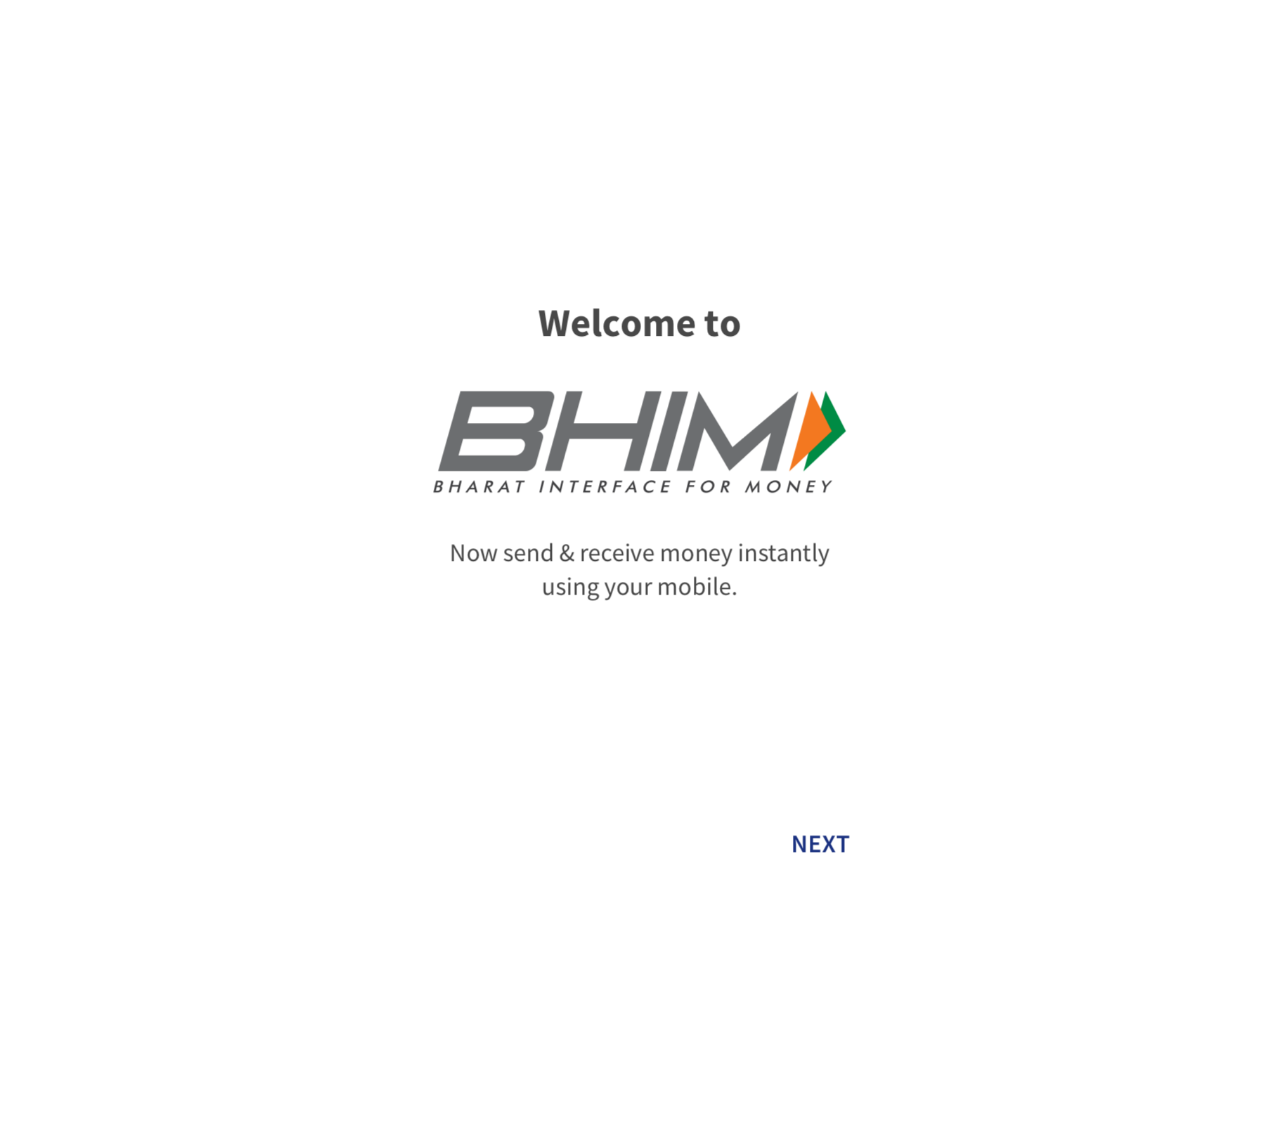
<file: index.html>
<!DOCTYPE html>
  <html lang="en">
  <head>
    <meta charset="utf-8">
    <title> Catalyst - test.sketch</title>
    <meta name="viewport" content="width=device-width, initial-scale=1.0">
    <meta name="apple-mobile-web-app-capable" content="yes"> 
    <meta name="mobile-web-app-capable" content="yes"> 
    <link rel="manifest" href="./manifest.json"> 
    <script type="text/javascript"> 
      document.onmousedown = function() { 
        document.body.setAttribute("class", "is-highlighted"); 
      } 
      document.onmouseup = function() { 
        document.body.setAttribute("class", ""); 
      } 
    </script> 
    <style> 
      html, body { 
        padding: 0; 
        margin: 0; 
      } 
      body { 
        text-align: center; 
      } 
      a { 
        position: absolute; 
        z-index: 100; 
      } 
      body.is-highlighted a { 
        background-color: #0000ff; 
        opacity: .2; 
      } 
      #bg {  
        position: fixed; 
        top: 0; 
        bottom: 0; 
        left: 0; 
        right: 0; 
        max-width: 100%; 
        max-height: 100%; 
        margin: auto; 
        overflow: auto; 
      }    
    </style> 
  </head>
  <body>
<!-- index -->
<img src="img/index.png" id="bg" >
<a href="2.html" style="left: 398.2px; top: 993.8000000000001px; width: 222px; height: 148px"></a>
</body></html>
</file>
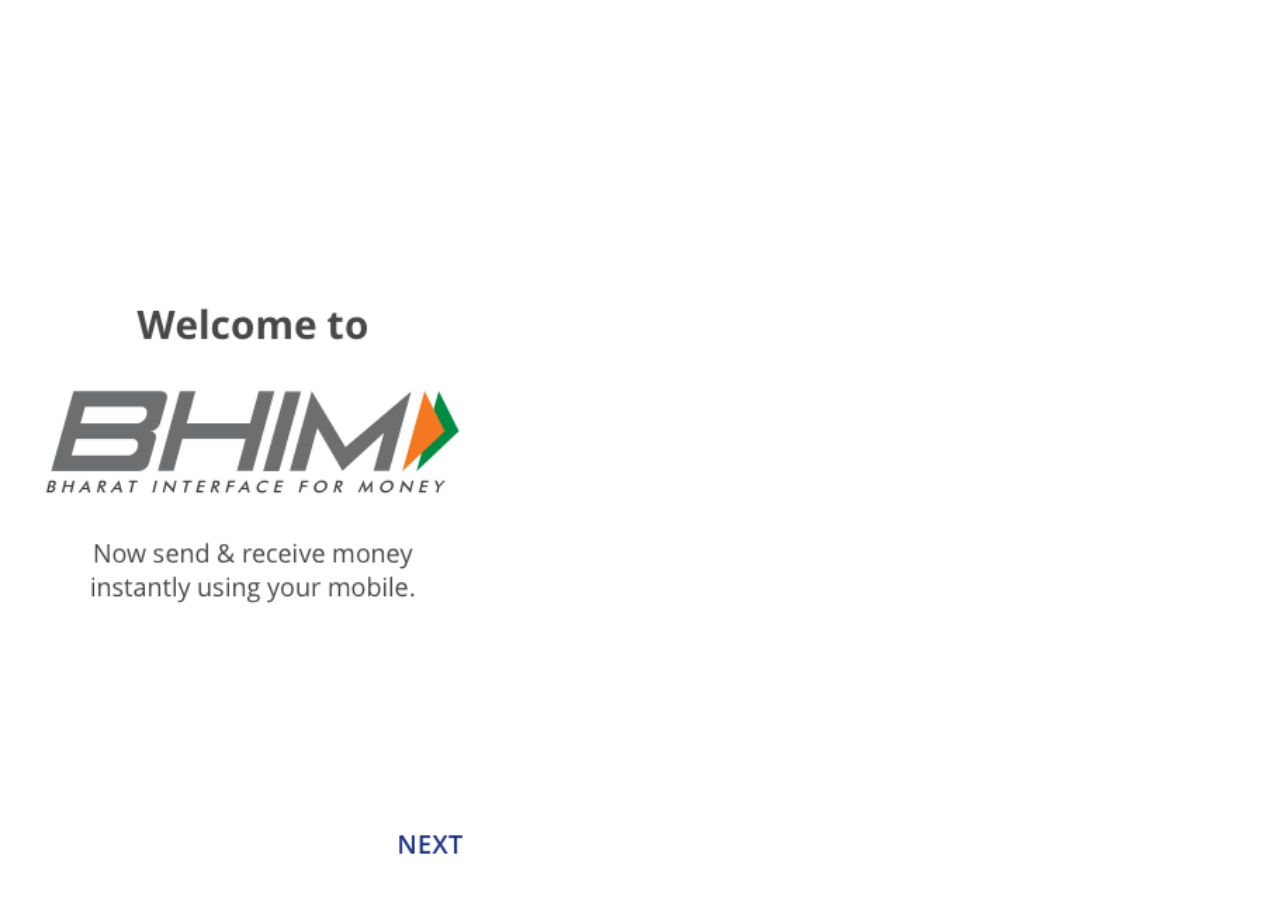
<file: test.sketch - Prototype/index.html>
<!DOCTYPE html>
  <html lang="en">
  <head>
    <meta charset="utf-8">
    <title> Catalyst - test.sketch</title>
    <meta name="viewport" content="width=device-width, initial-scale=1.0">
    <meta name="apple-mobile-web-app-capable" content="yes"> 
    <meta name="mobile-web-app-capable" content="yes"> 
    <link rel="manifest" href="./manifest.json"> 
    <script type="text/javascript"> 
      document.onmousedown = function() { 
        document.body.setAttribute("class", "is-highlighted"); 
      } 
      document.onmouseup = function() { 
        document.body.setAttribute("class", ""); 
      } 
    </script> 
    <style> 
      html, body { 
        padding: 0; 
        margin: 0; 
        height: 100%; 
        width: 100%; 
        overflow: hidden 
      } 
      body { 
        text-align: center; 
      } 
      a { 
        position: absolute; 
        z-index: 100; 
      } 
      body.is-highlighted a { 
        background-color: #0000ff; 
        opacity: .2; 
      } 
      #bg {  
        position: absolute; 
        top: 0; 
        left: 0; 
        max-width: 100%; 
        max-height: 100%; 
        height: 100%; 
      }    
    </style> 
  </head>
  <body>
<!-- index -->
<img src="img/index.png" id="bg" >
<a href="2.html" style="left: 249px; top: 566px; width: 111px; height: 74px"></a>
</body></html>
</file>
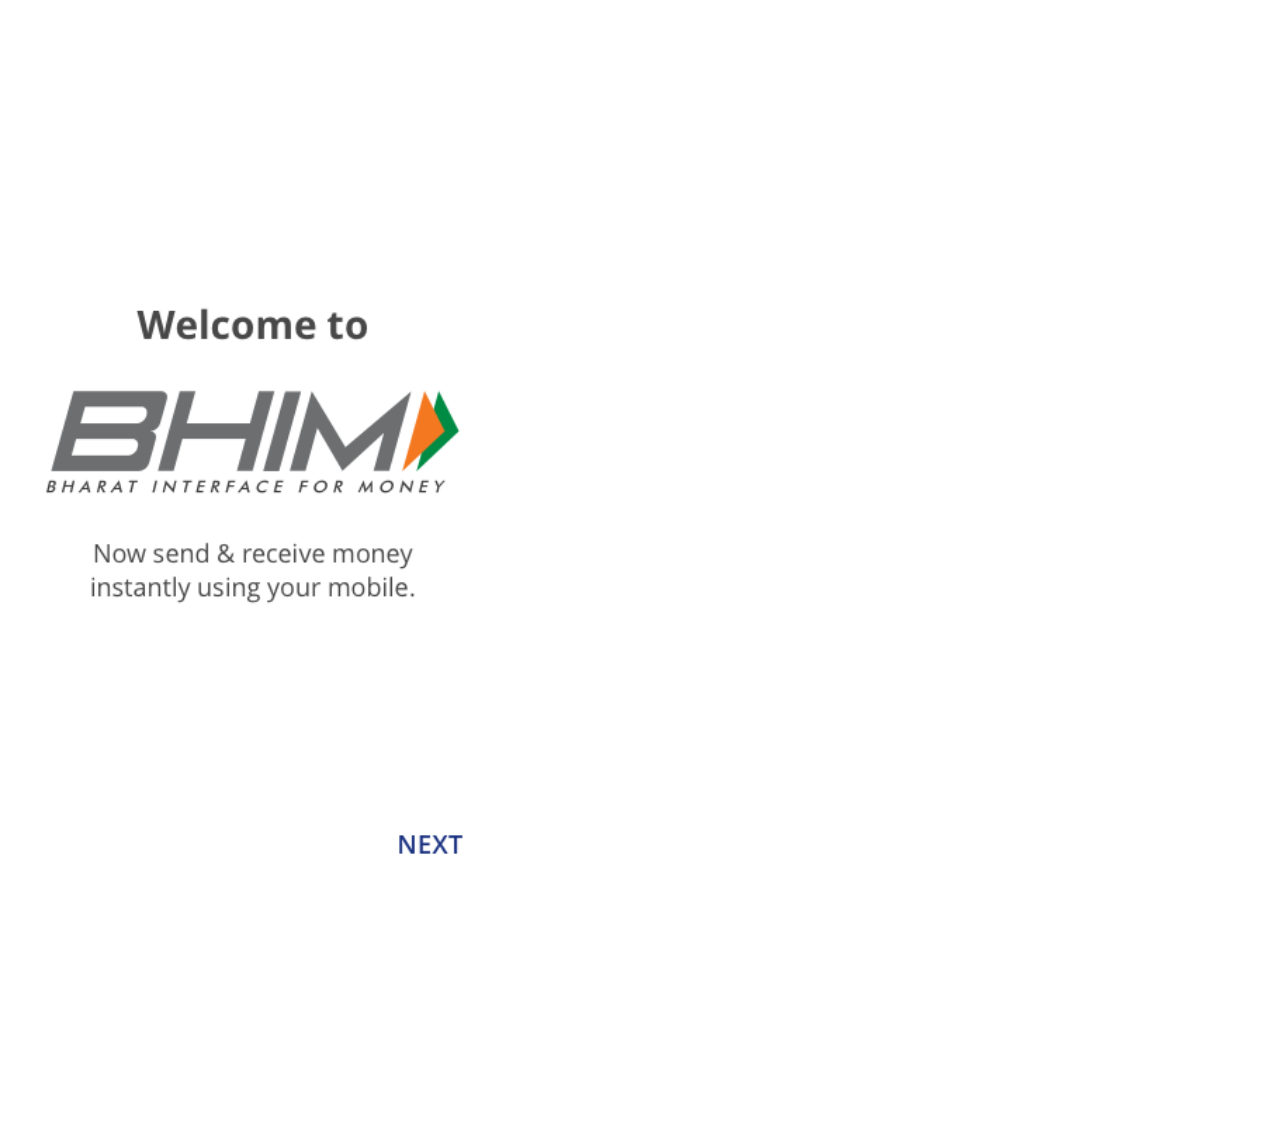
<file: test.sketch- Prototype/index.html>
<!DOCTYPE html>
  <html lang="en">
  <head>
    <meta charset="utf-8">
    <title> Catalyst - test.sketch</title>
    <meta name="viewport" content="width=device-width, initial-scale=1.0">
    <meta name="apple-mobile-web-app-capable" content="yes"> 
    <meta name="mobile-web-app-capable" content="yes"> 
    <link rel="manifest" href="./manifest.json"> 
    <script type="text/javascript"> 
      document.onmousedown = function() { 
        document.body.setAttribute("class", "is-highlighted"); 
      } 
      document.onmouseup = function() { 
        document.body.setAttribute("class", ""); 
      } 
    </script> 
    <style> 
      html, body { 
        padding: 0; 
        margin: 0; 
        height: 100%; 
        width: 100%; 
      } 
      body { 
        text-align: center; 
      } 
      a { 
        position: absolute; 
        z-index: 100; 
      } 
      body.is-highlighted a { 
        background-color: #0000ff; 
        opacity: .2; 
      } 
      #bg {  
        position: absolute; 
        top: 0; 
        left: 0; 
        max-width: 100%; 
        max-height: 100%; 
        height: 100%; 
      }    
    </style> 
  </head>
  <body>
<!-- index -->
<img src="img/index.png" id="bg" >
<a href="2.html" style="left: 398.2px; top: 993.8000000000001px; width: 222px; height: 148px"></a>
</body></html>
</file>
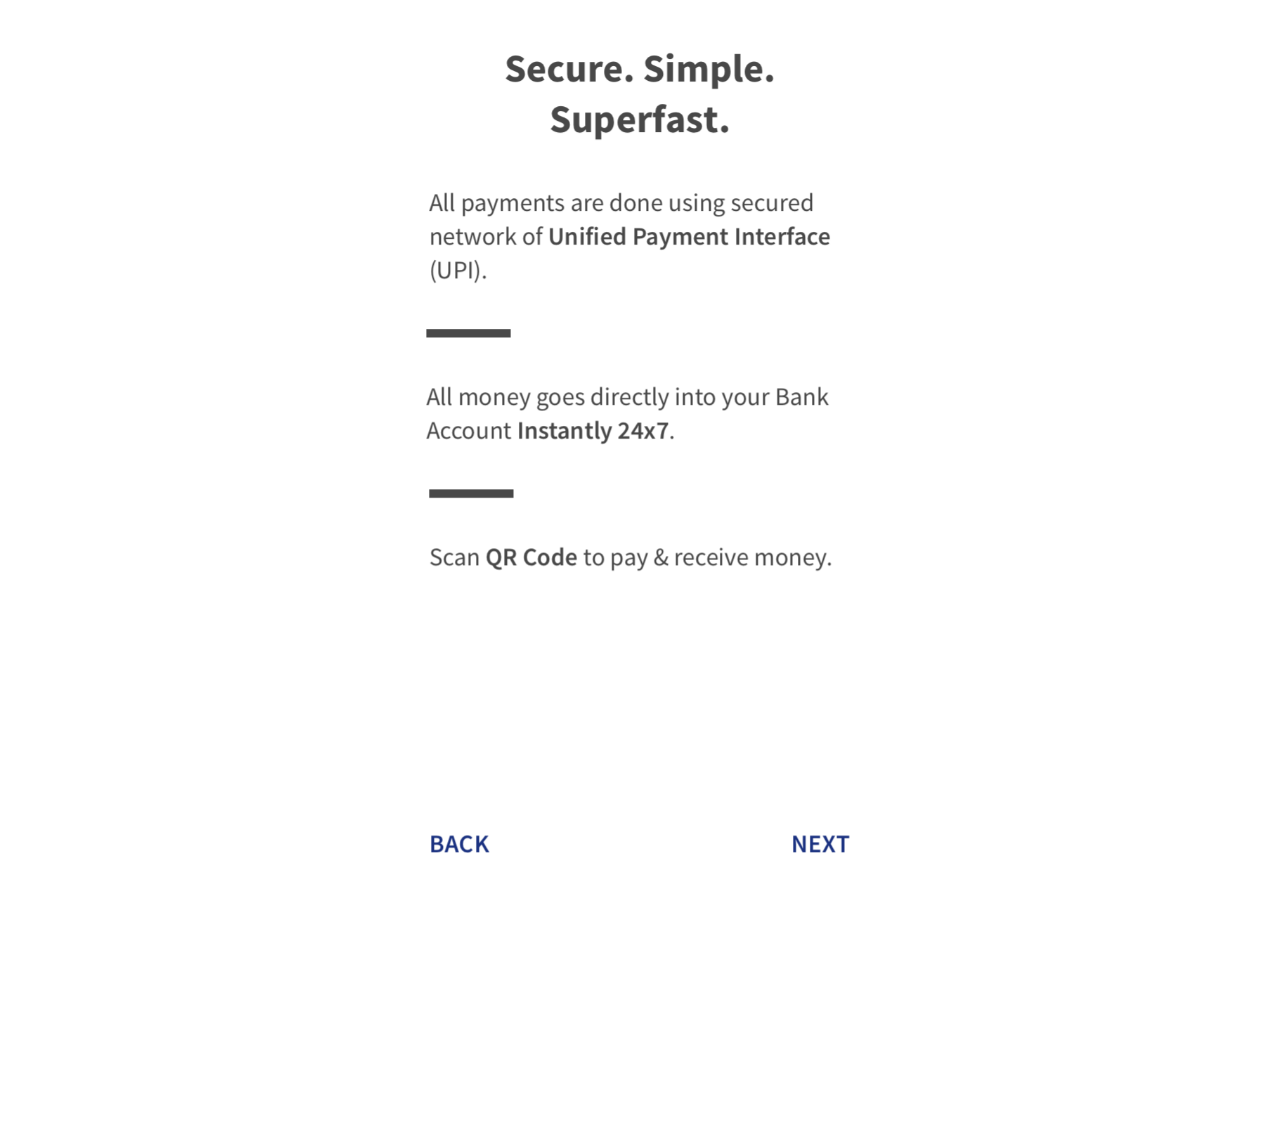
<file: 2.html>
<!DOCTYPE html>
  <html lang="en">
  <head>
    <meta charset="utf-8">
    <title> Catalyst - test.sketch</title>
    <meta name="viewport" content="width=device-width, initial-scale=1.0">
    <meta name="apple-mobile-web-app-capable" content="yes"> 
    <meta name="mobile-web-app-capable" content="yes"> 
    <link rel="manifest" href="./manifest.json"> 
    <script type="text/javascript"> 
      document.onmousedown = function() { 
        document.body.setAttribute("class", "is-highlighted"); 
      } 
      document.onmouseup = function() { 
        document.body.setAttribute("class", ""); 
      } 
    </script> 
    <style> 
      html, body { 
        padding: 0; 
        margin: 0; 
      } 
      body { 
        text-align: center; 
      } 
      a { 
        position: absolute; 
        z-index: 100; 
      } 
      body.is-highlighted a { 
        background-color: #0000ff; 
        opacity: .2; 
      } 
      #bg {  
        position: fixed; 
        top: 0; 
        bottom: 0; 
        left: 0; 
        right: 0; 
        max-width: 100%; 
        max-height: 100%; 
        margin: auto; 
        overflow: auto; 
      }    
    </style> 
  </head>
  <body>
<!-- 2 -->
<img src="img/2.png" id="bg" >
<a href="index.html" style="left: -50px; top: 993.8000000000001px; width: 200px; height: 148px"></a>
<a href="3.html" style="left: 407.2px; top: 993.8000000000001px; width: 212px; height: 148px"></a>
</body></html>
</file>
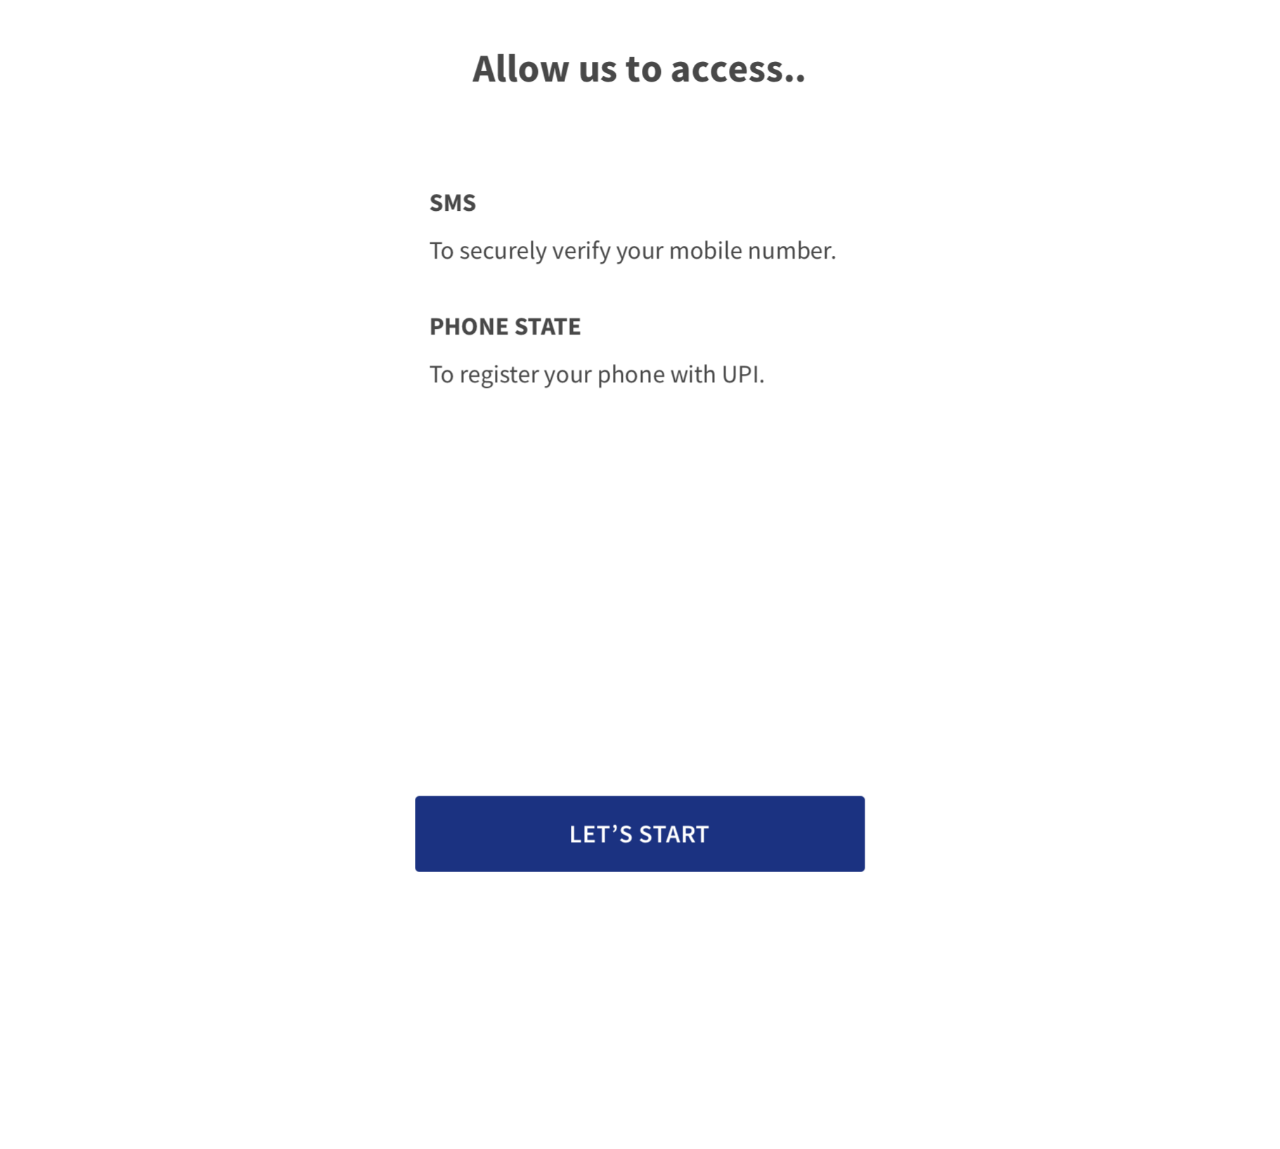
<file: 3.html>
<!DOCTYPE html>
  <html lang="en">
  <head>
    <meta charset="utf-8">
    <title> Catalyst - test.sketch</title>
    <meta name="viewport" content="width=device-width, initial-scale=1.0">
    <meta name="apple-mobile-web-app-capable" content="yes"> 
    <meta name="mobile-web-app-capable" content="yes"> 
    <link rel="manifest" href="./manifest.json"> 
    <script type="text/javascript"> 
      document.onmousedown = function() { 
        document.body.setAttribute("class", "is-highlighted"); 
      } 
      document.onmouseup = function() { 
        document.body.setAttribute("class", ""); 
      } 
    </script> 
    <style> 
      html, body { 
        padding: 0; 
        margin: 0; 
      } 
      body { 
        text-align: center; 
      } 
      a { 
        position: absolute; 
        z-index: 100; 
      } 
      body.is-highlighted a { 
        background-color: #0000ff; 
        opacity: .2; 
      } 
      #bg {  
        position: fixed; 
        top: 0; 
        bottom: 0; 
        left: 0; 
        right: 0; 
        max-width: 100%; 
        max-height: 100%; 
        margin: auto; 
        overflow: auto; 
      }    
    </style> 
  </head>
  <body>
<!-- 3 -->
<img src="img/3.png" id="bg" >
<a href="index.html" style="left: -50px; top: 927.2px; width: 720px; height: 222px"></a>
</body></html>
</file>
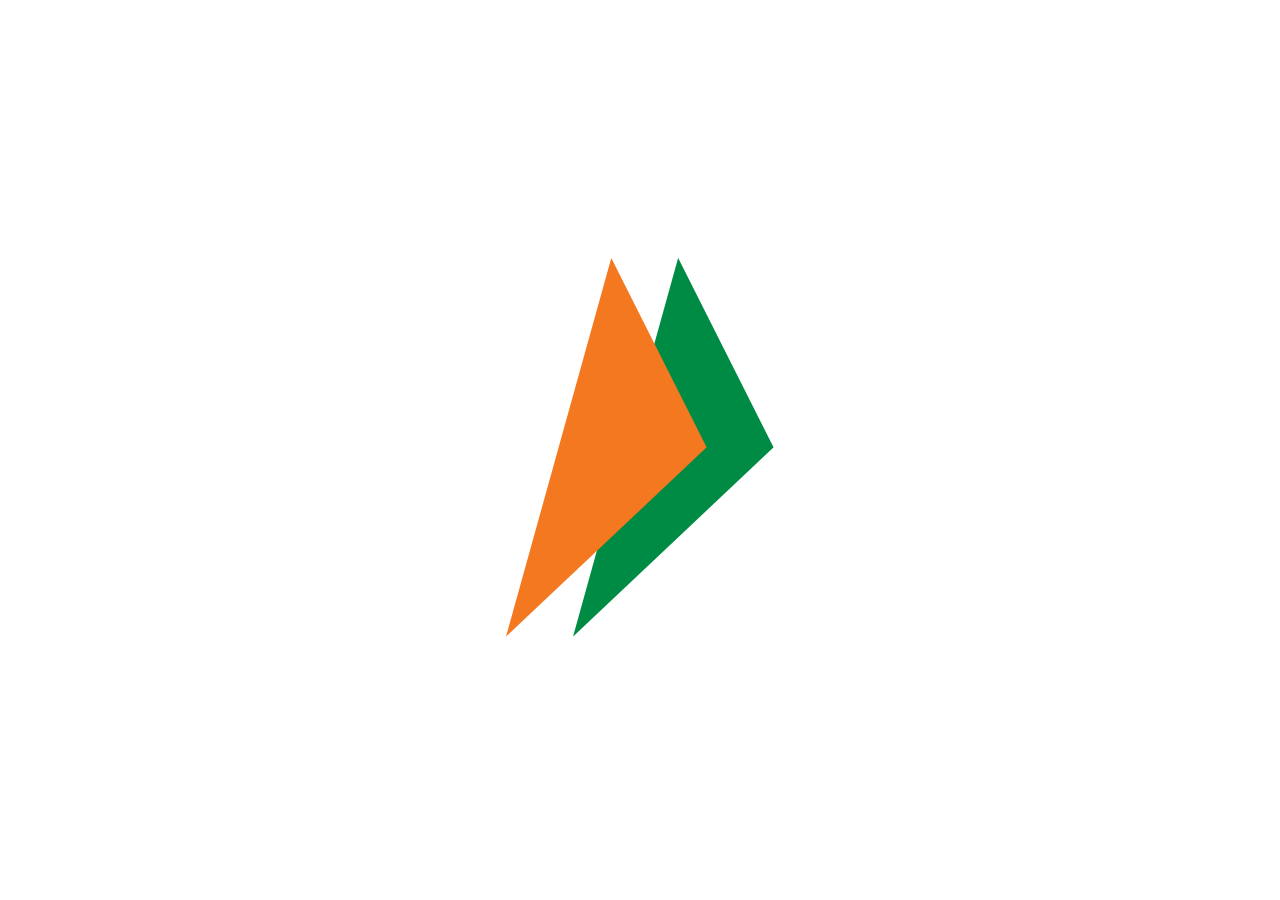
<file: Artboard.html>
<!DOCTYPE html>
  <html lang="en">
  <head>
    <meta charset="utf-8">
    <title> Catalyst - test.sketch</title>
    <meta name="viewport" content="width=device-width, initial-scale=1.0">
    <meta name="apple-mobile-web-app-capable" content="yes"> 
    <meta name="mobile-web-app-capable" content="yes"> 
    <link rel="manifest" href="./manifest.json"> 
    <script type="text/javascript"> 
      document.onmousedown = function() { 
        document.body.setAttribute("class", "is-highlighted"); 
      } 
      document.onmouseup = function() { 
        document.body.setAttribute("class", ""); 
      } 
    </script> 
    <style> 
      html, body { 
        padding: 0; 
        margin: 0; 
      } 
      body { 
        text-align: center; 
      } 
      a { 
        position: absolute; 
        z-index: 100; 
      } 
      body.is-highlighted a { 
        background-color: #0000ff; 
        opacity: .2; 
      } 
      #bg {  
        position: fixed; 
        top: 0; 
        bottom: 0; 
        left: 0; 
        right: 0; 
        max-width: 100%; 
        max-height: 100%; 
        margin: auto; 
        overflow: auto; 
      }    
    </style> 
  </head>
  <body>
<!-- Artboard -->
<img src="img/Artboard.png" id="bg" >
</body></html>
</file>
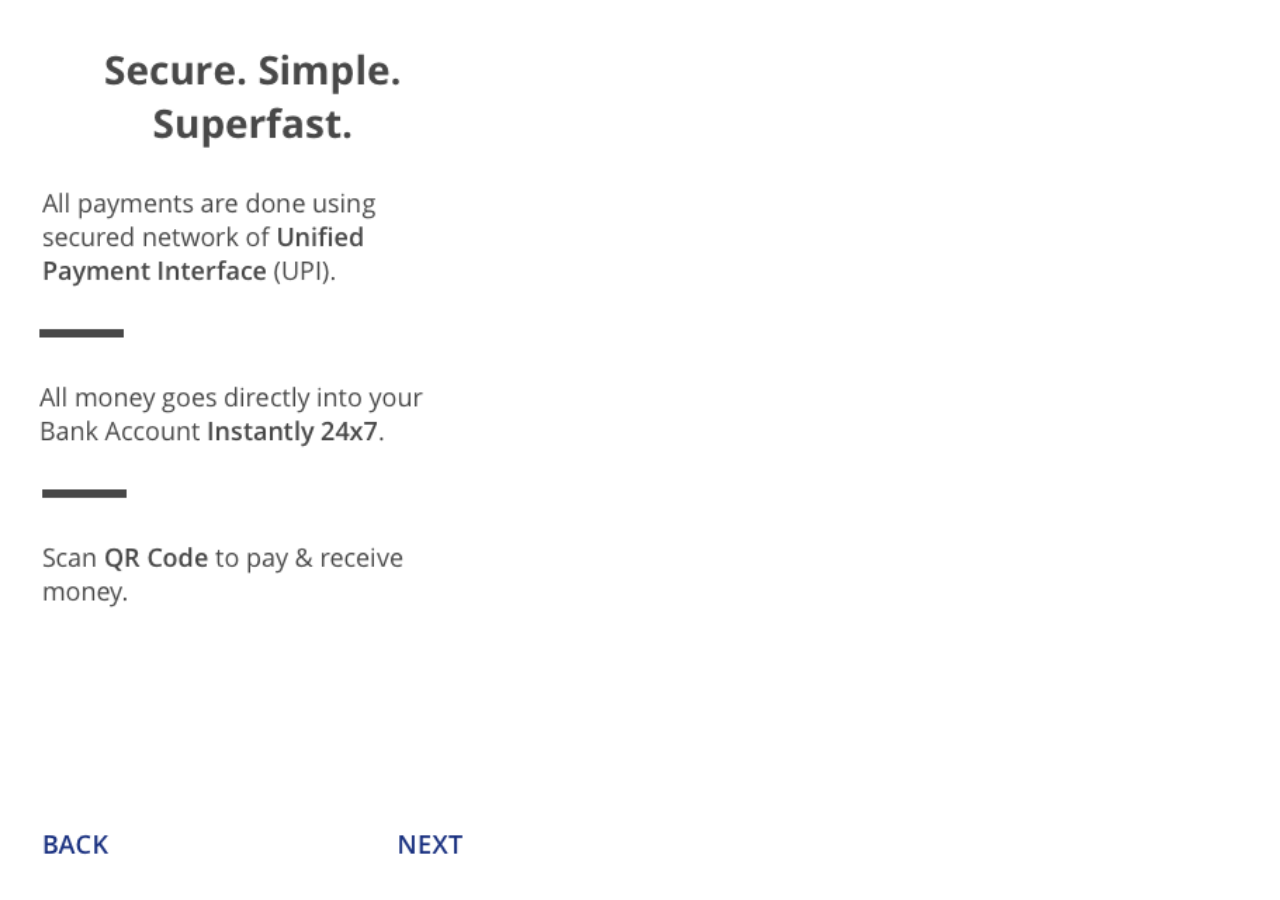
<file: test.sketch - Prototype/2.html>
<!DOCTYPE html>
  <html lang="en">
  <head>
    <meta charset="utf-8">
    <title> Catalyst - test.sketch</title>
    <meta name="viewport" content="width=device-width, initial-scale=1.0">
    <meta name="apple-mobile-web-app-capable" content="yes"> 
    <meta name="mobile-web-app-capable" content="yes"> 
    <link rel="manifest" href="./manifest.json"> 
    <script type="text/javascript"> 
      document.onmousedown = function() { 
        document.body.setAttribute("class", "is-highlighted"); 
      } 
      document.onmouseup = function() { 
        document.body.setAttribute("class", ""); 
      } 
    </script> 
    <style> 
      html, body { 
        padding: 0; 
        margin: 0; 
        height: 100%; 
        width: 100%; 
        overflow: hidden 
      } 
      body { 
        text-align: center; 
      } 
      a { 
        position: absolute; 
        z-index: 100; 
      } 
      body.is-highlighted a { 
        background-color: #0000ff; 
        opacity: .2; 
      } 
      #bg {  
        position: absolute; 
        top: 0; 
        left: 0; 
        max-width: 100%; 
        max-height: 100%; 
        height: 100%; 
      }    
    </style> 
  </head>
  <body>
<!-- 2 -->
<img src="img/2.png" id="bg" >
<a href="index.html" style="left: 0px; top: 566px; width: 100px; height: 74px"></a>
<a href="3.html" style="left: 254px; top: 566px; width: 106px; height: 74px"></a>
</body></html>
</file>
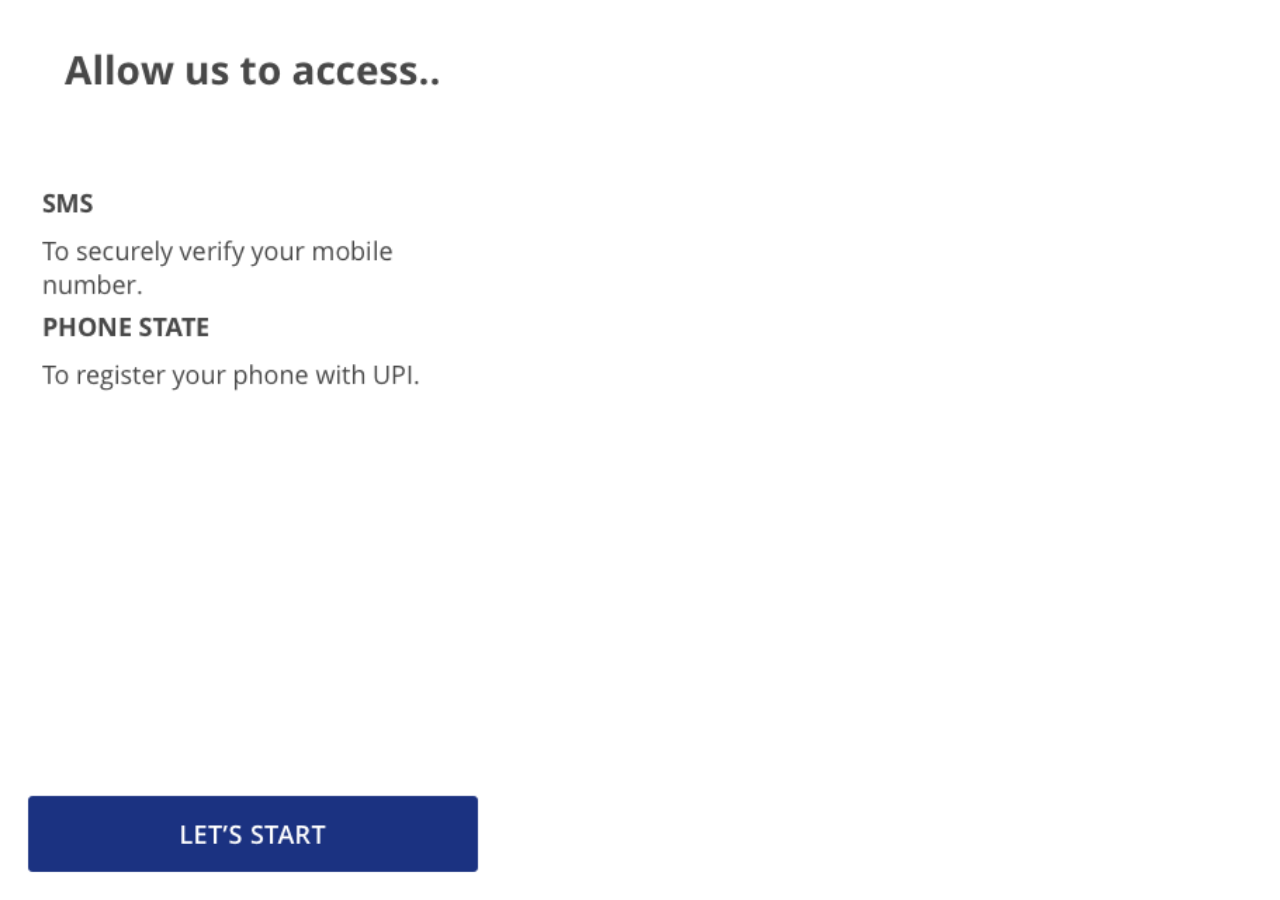
<file: test.sketch - Prototype/3.html>
<!DOCTYPE html>
  <html lang="en">
  <head>
    <meta charset="utf-8">
    <title> Catalyst - test.sketch</title>
    <meta name="viewport" content="width=device-width, initial-scale=1.0">
    <meta name="apple-mobile-web-app-capable" content="yes"> 
    <meta name="mobile-web-app-capable" content="yes"> 
    <link rel="manifest" href="./manifest.json"> 
    <script type="text/javascript"> 
      document.onmousedown = function() { 
        document.body.setAttribute("class", "is-highlighted"); 
      } 
      document.onmouseup = function() { 
        document.body.setAttribute("class", ""); 
      } 
    </script> 
    <style> 
      html, body { 
        padding: 0; 
        margin: 0; 
        height: 100%; 
        width: 100%; 
        overflow: hidden 
      } 
      body { 
        text-align: center; 
      } 
      a { 
        position: absolute; 
        z-index: 100; 
      } 
      body.is-highlighted a { 
        background-color: #0000ff; 
        opacity: .2; 
      } 
      #bg {  
        position: absolute; 
        top: 0; 
        left: 0; 
        max-width: 100%; 
        max-height: 100%; 
        height: 100%; 
      }    
    </style> 
  </head>
  <body>
<!-- 3 -->
<img src="img/3.png" id="bg" >
<a href="index.html" style="left: 0px; top: 529px; width: 360px; height: 111px"></a>
</body></html>
</file>
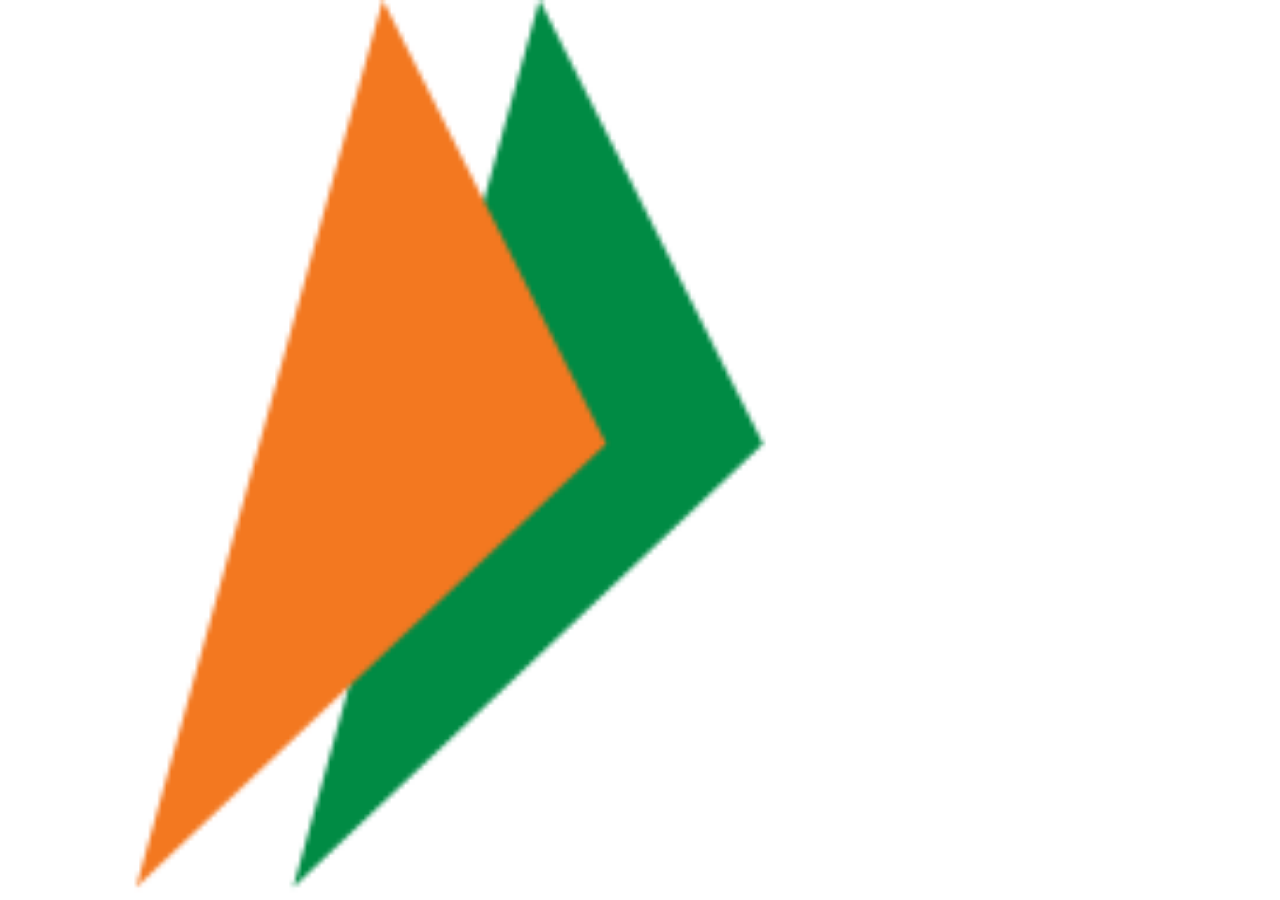
<file: test.sketch - Prototype/Artboard.html>
<!DOCTYPE html>
  <html lang="en">
  <head>
    <meta charset="utf-8">
    <title> Catalyst - test.sketch</title>
    <meta name="viewport" content="width=device-width, initial-scale=1.0">
    <meta name="apple-mobile-web-app-capable" content="yes"> 
    <meta name="mobile-web-app-capable" content="yes"> 
    <link rel="manifest" href="./manifest.json"> 
    <script type="text/javascript"> 
      document.onmousedown = function() { 
        document.body.setAttribute("class", "is-highlighted"); 
      } 
      document.onmouseup = function() { 
        document.body.setAttribute("class", ""); 
      } 
    </script> 
    <style> 
      html, body { 
        padding: 0; 
        margin: 0; 
        height: 100%; 
        width: 100%; 
        overflow: hidden 
      } 
      body { 
        text-align: center; 
      } 
      a { 
        position: absolute; 
        z-index: 100; 
      } 
      body.is-highlighted a { 
        background-color: #0000ff; 
        opacity: .2; 
      } 
      #bg {  
        position: absolute; 
        top: 0; 
        left: 0; 
        max-width: 100%; 
        max-height: 100%; 
        height: 100%; 
      }    
    </style> 
  </head>
  <body>
<!-- Artboard -->
<img src="img/Artboard.png" id="bg" >
</body></html>
</file>
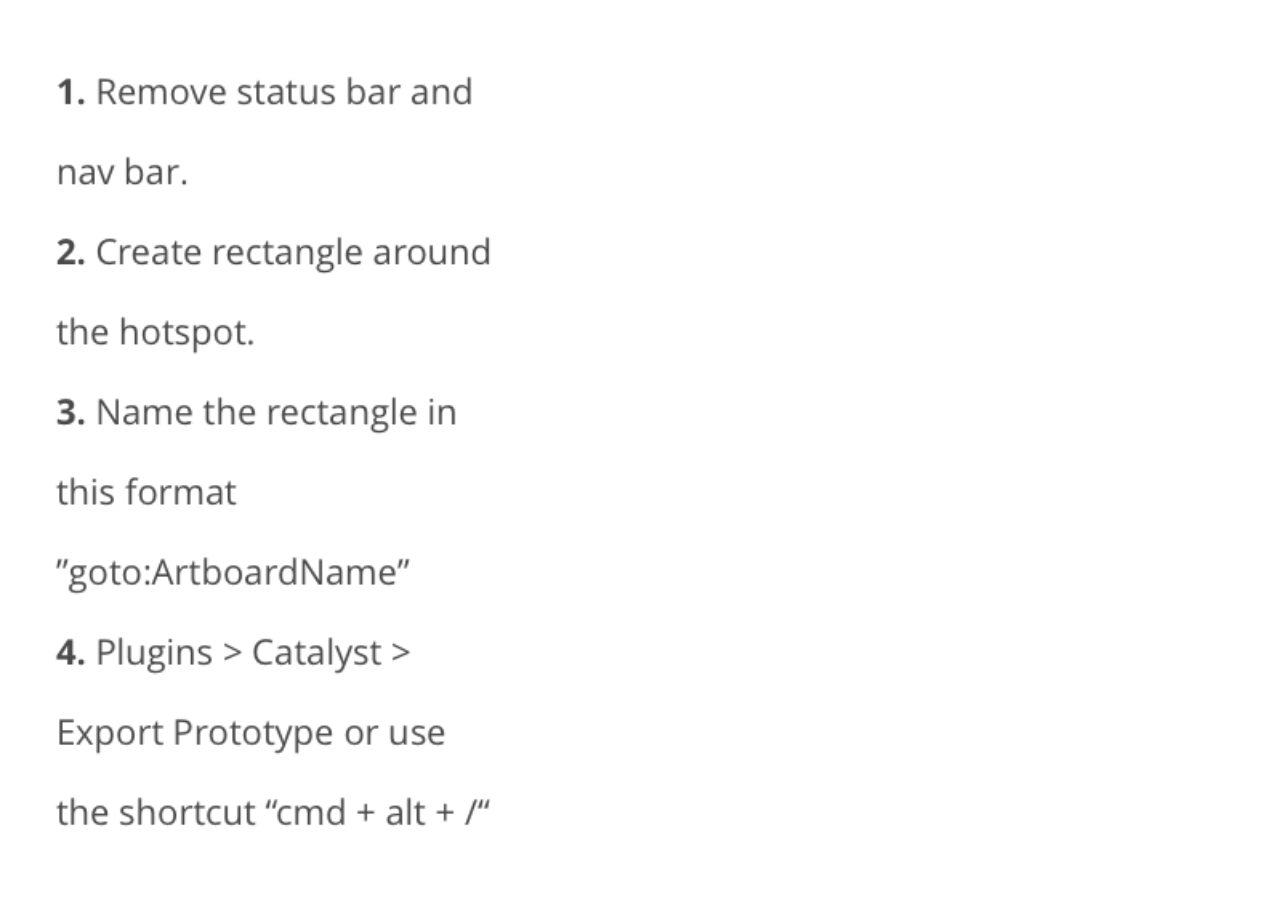
<file: test.sketch - Prototype/Instructions.html>
<!DOCTYPE html>
  <html lang="en">
  <head>
    <meta charset="utf-8">
    <title> Catalyst - test.sketch</title>
    <meta name="viewport" content="width=device-width, initial-scale=1.0">
    <meta name="apple-mobile-web-app-capable" content="yes"> 
    <meta name="mobile-web-app-capable" content="yes"> 
    <link rel="manifest" href="./manifest.json"> 
    <script type="text/javascript"> 
      document.onmousedown = function() { 
        document.body.setAttribute("class", "is-highlighted"); 
      } 
      document.onmouseup = function() { 
        document.body.setAttribute("class", ""); 
      } 
    </script> 
    <style> 
      html, body { 
        padding: 0; 
        margin: 0; 
        height: 100%; 
        width: 100%; 
        overflow: hidden 
      } 
      body { 
        text-align: center; 
      } 
      a { 
        position: absolute; 
        z-index: 100; 
      } 
      body.is-highlighted a { 
        background-color: #0000ff; 
        opacity: .2; 
      } 
      #bg {  
        position: absolute; 
        top: 0; 
        left: 0; 
        max-width: 100%; 
        max-height: 100%; 
        height: 100%; 
      }    
    </style> 
  </head>
  <body>
<!-- Instructions -->
<img src="img/Instructions.png" id="bg" >
</body></html>
</file>
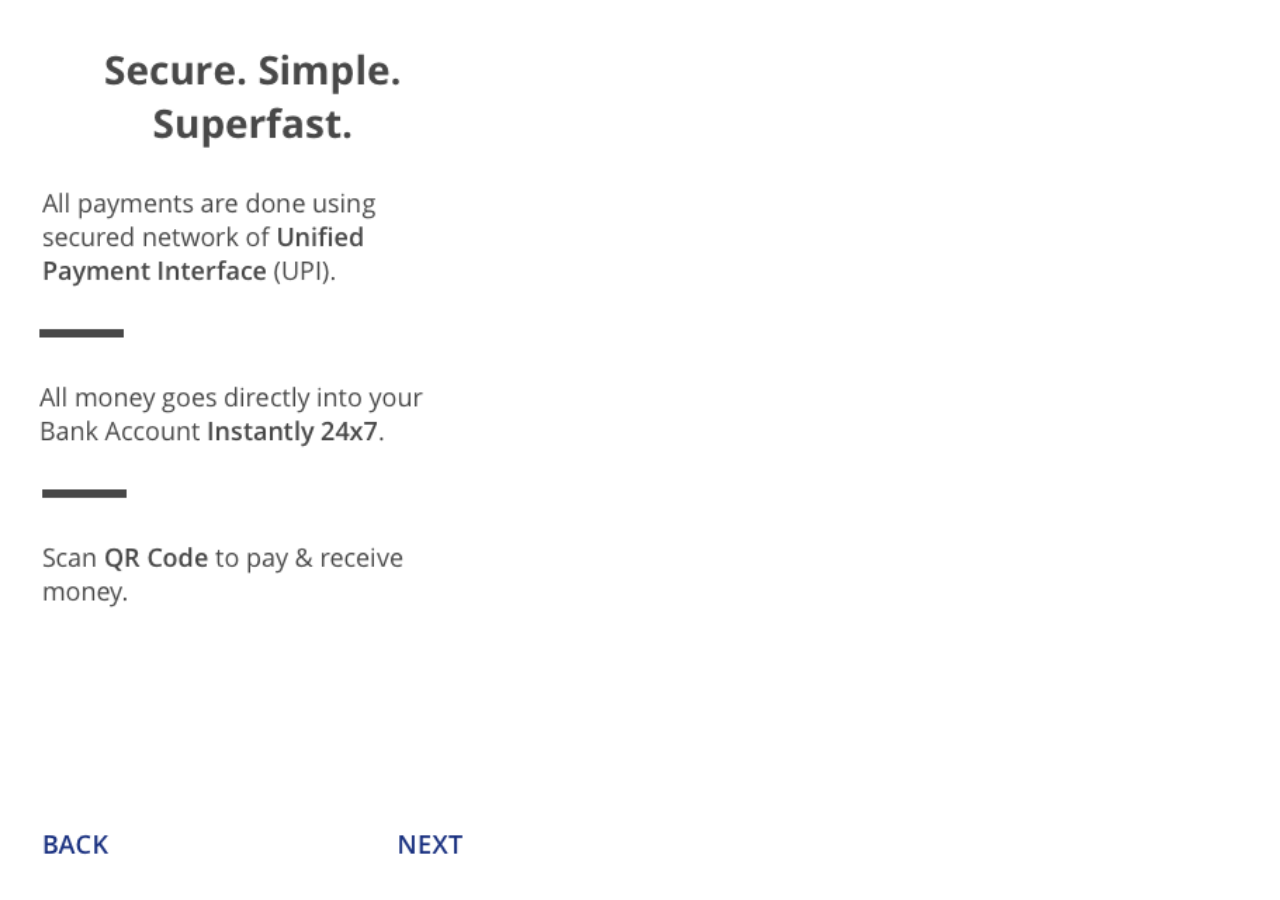
<file: test.sketch- Prototype/2.html>
<!DOCTYPE html>
  <html lang="en">
  <head>
    <meta charset="utf-8">
    <title> Catalyst - test.sketch</title>
    <meta name="viewport" content="width=device-width, initial-scale=1.0">
    <meta name="apple-mobile-web-app-capable" content="yes"> 
    <meta name="mobile-web-app-capable" content="yes"> 
    <link rel="manifest" href="./manifest.json"> 
    <script type="text/javascript"> 
      document.onmousedown = function() { 
        document.body.setAttribute("class", "is-highlighted"); 
      } 
      document.onmouseup = function() { 
        document.body.setAttribute("class", ""); 
      } 
    </script> 
    <style> 
      html, body { 
        padding: 0; 
        margin: 0; 
        height: 100%; 
        width: 100%; 
      } 
      body { 
        text-align: center; 
      } 
      a { 
        position: absolute; 
        z-index: 100; 
      } 
      body.is-highlighted a { 
        background-color: #0000ff; 
        opacity: .2; 
      } 
      #bg {  
        position: absolute; 
        top: 0; 
        left: 0; 
        max-width: 100%; 
        max-height: 100%; 
        height: 100%; 
      }    
    </style> 
  </head>
  <body>
<!-- 2 -->
<img src="img/2.png" id="bg" >
<a href="index.html" style="left: 0px; top: 566px; width: 100px; height: 74px"></a>
<a href="3.html" style="left: 254px; top: 566px; width: 106px; height: 74px"></a>
</body></html>
</file>
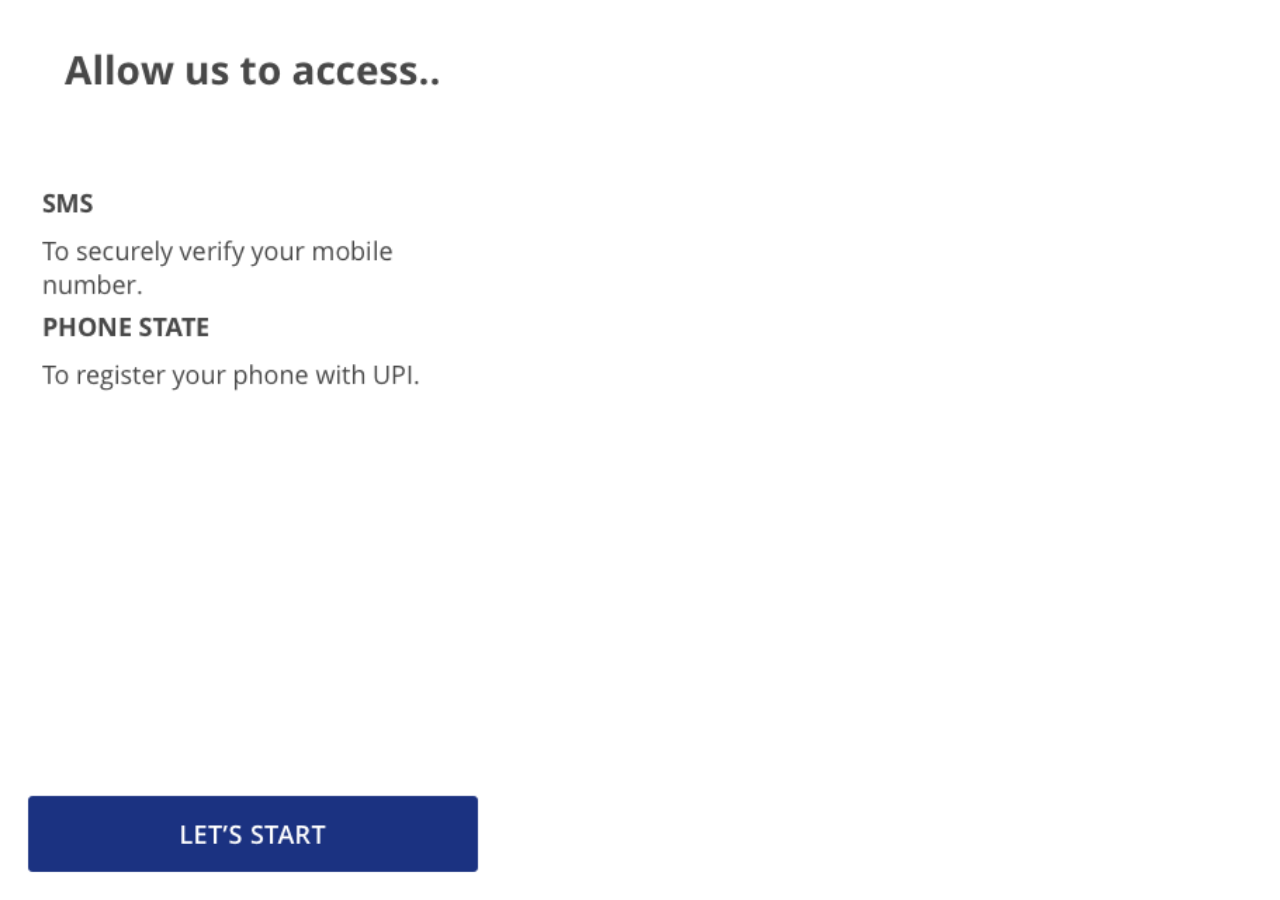
<file: test.sketch- Prototype/3.html>
<!DOCTYPE html>
  <html lang="en">
  <head>
    <meta charset="utf-8">
    <title> Catalyst - test.sketch</title>
    <meta name="viewport" content="width=device-width, initial-scale=1.0">
    <meta name="apple-mobile-web-app-capable" content="yes"> 
    <meta name="mobile-web-app-capable" content="yes"> 
    <link rel="manifest" href="./manifest.json"> 
    <script type="text/javascript"> 
      document.onmousedown = function() { 
        document.body.setAttribute("class", "is-highlighted"); 
      } 
      document.onmouseup = function() { 
        document.body.setAttribute("class", ""); 
      } 
    </script> 
    <style> 
      html, body { 
        padding: 0; 
        margin: 0; 
        height: 100%; 
        width: 100%; 
      } 
      body { 
        text-align: center; 
      } 
      a { 
        position: absolute; 
        z-index: 100; 
      } 
      body.is-highlighted a { 
        background-color: #0000ff; 
        opacity: .2; 
      } 
      #bg {  
        position: absolute; 
        top: 0; 
        left: 0; 
        max-width: 100%; 
        max-height: 100%; 
        height: 100%; 
      }    
    </style> 
  </head>
  <body>
<!-- 3 -->
<img src="img/3.png" id="bg" >
<a href="index.html" style="left: 0px; top: 529px; width: 360px; height: 111px"></a>
</body></html>
</file>
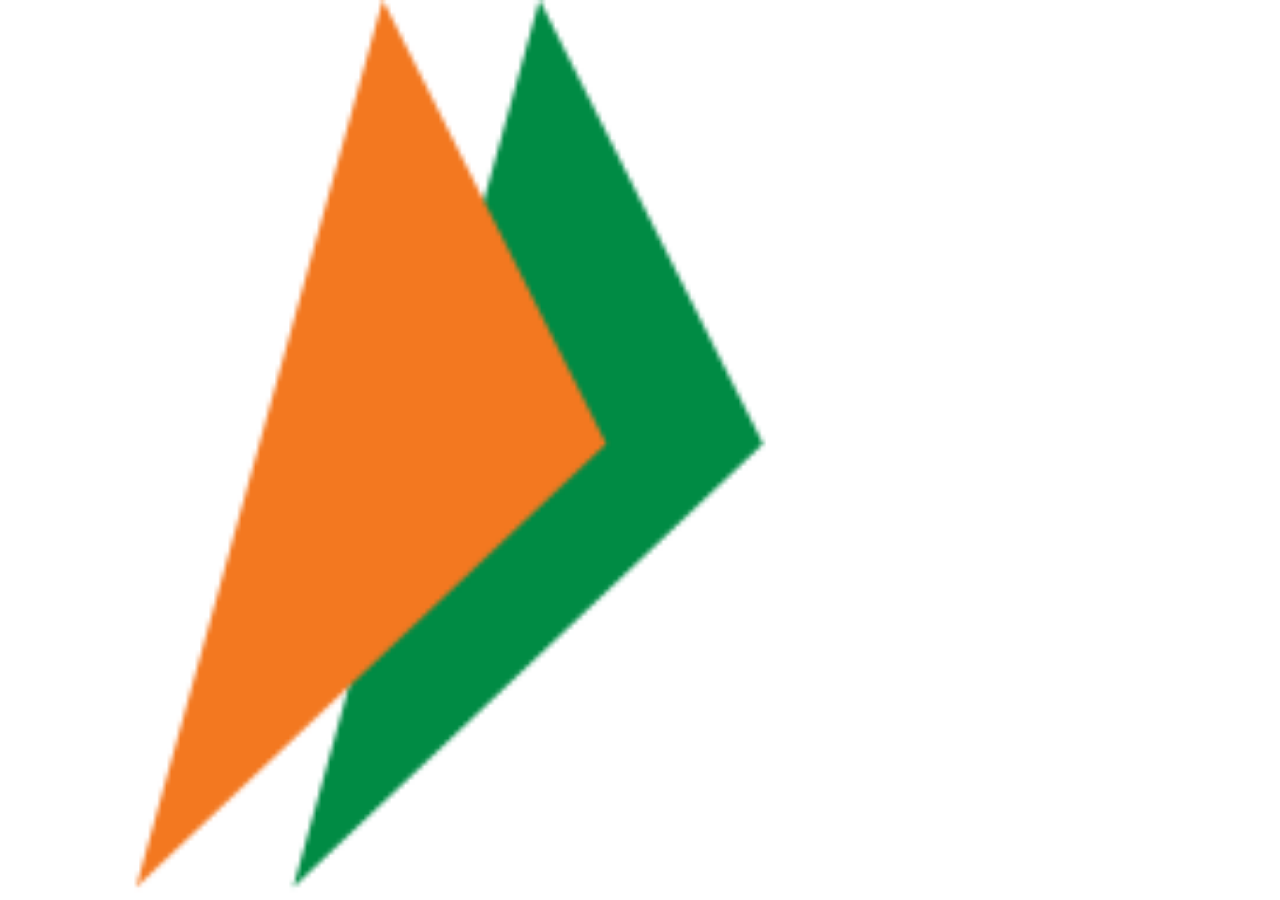
<file: test.sketch- Prototype/Artboard.html>
<!DOCTYPE html>
  <html lang="en">
  <head>
    <meta charset="utf-8">
    <title> Catalyst - test.sketch</title>
    <meta name="viewport" content="width=device-width, initial-scale=1.0">
    <meta name="apple-mobile-web-app-capable" content="yes"> 
    <meta name="mobile-web-app-capable" content="yes"> 
    <link rel="manifest" href="./manifest.json"> 
    <script type="text/javascript"> 
      document.onmousedown = function() { 
        document.body.setAttribute("class", "is-highlighted"); 
      } 
      document.onmouseup = function() { 
        document.body.setAttribute("class", ""); 
      } 
    </script> 
    <style> 
      html, body { 
        padding: 0; 
        margin: 0; 
        height: 100%; 
        width: 100%; 
      } 
      body { 
        text-align: center; 
      } 
      a { 
        position: absolute; 
        z-index: 100; 
      } 
      body.is-highlighted a { 
        background-color: #0000ff; 
        opacity: .2; 
      } 
      #bg {  
        position: absolute; 
        top: 0; 
        left: 0; 
        max-width: 100%; 
        max-height: 100%; 
        height: 100%; 
      }    
    </style> 
  </head>
  <body>
<!-- Artboard -->
<img src="img/Artboard.png" id="bg" >
</body></html>
</file>
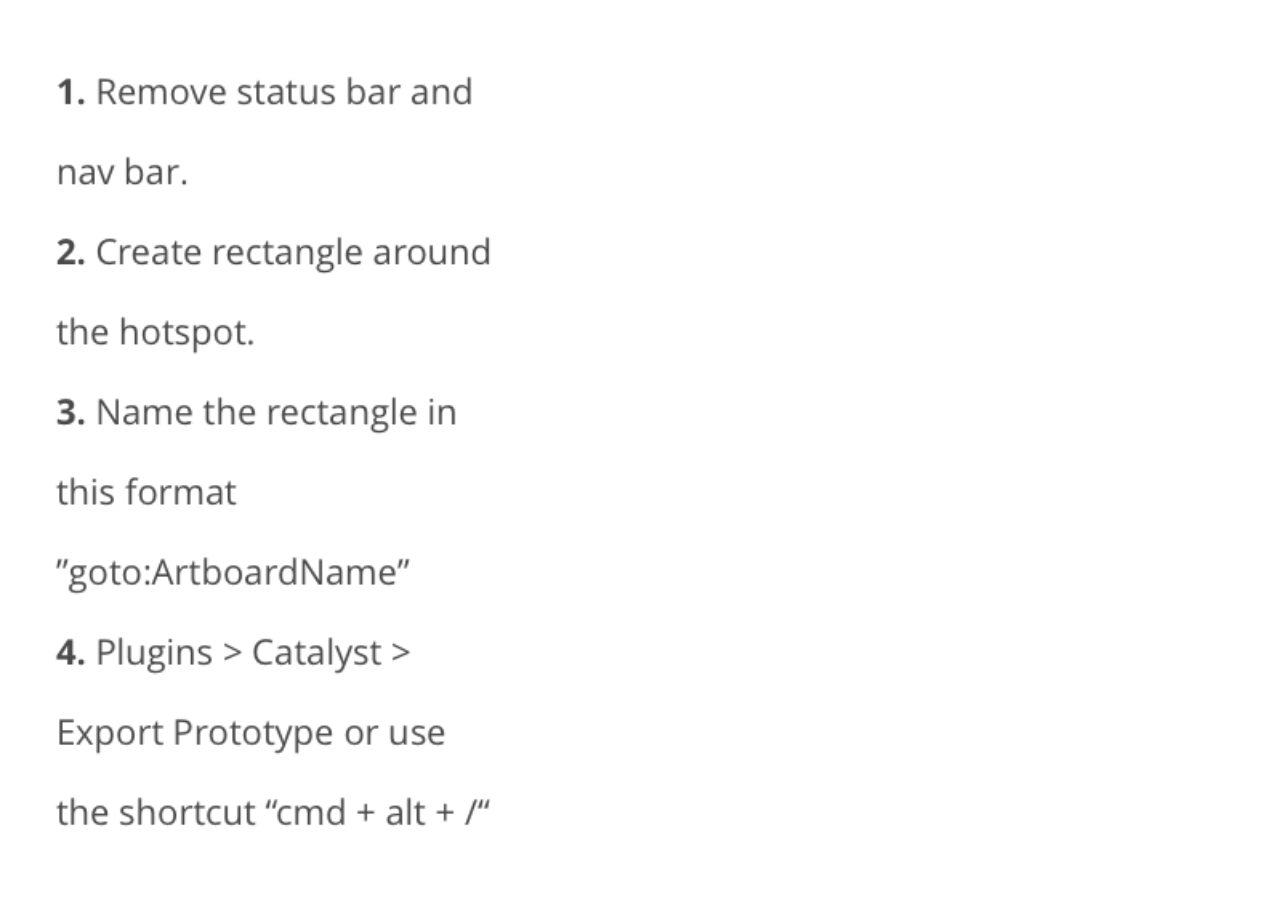
<file: test.sketch- Prototype/Instructions.html>
<!DOCTYPE html>
  <html lang="en">
  <head>
    <meta charset="utf-8">
    <title> Catalyst - test.sketch</title>
    <meta name="viewport" content="width=device-width, initial-scale=1.0">
    <meta name="apple-mobile-web-app-capable" content="yes"> 
    <meta name="mobile-web-app-capable" content="yes"> 
    <link rel="manifest" href="./manifest.json"> 
    <script type="text/javascript"> 
      document.onmousedown = function() { 
        document.body.setAttribute("class", "is-highlighted"); 
      } 
      document.onmouseup = function() { 
        document.body.setAttribute("class", ""); 
      } 
    </script> 
    <style> 
      html, body { 
        padding: 0; 
        margin: 0; 
        height: 100%; 
        width: 100%; 
      } 
      body { 
        text-align: center; 
      } 
      a { 
        position: absolute; 
        z-index: 100; 
      } 
      body.is-highlighted a { 
        background-color: #0000ff; 
        opacity: .2; 
      } 
      #bg {  
        position: absolute; 
        top: 0; 
        left: 0; 
        max-width: 100%; 
        max-height: 100%; 
        height: 100%; 
      }    
    </style> 
  </head>
  <body>
<!-- Instructions -->
<img src="img/Instructions.png" id="bg" >
</body></html>
</file>
